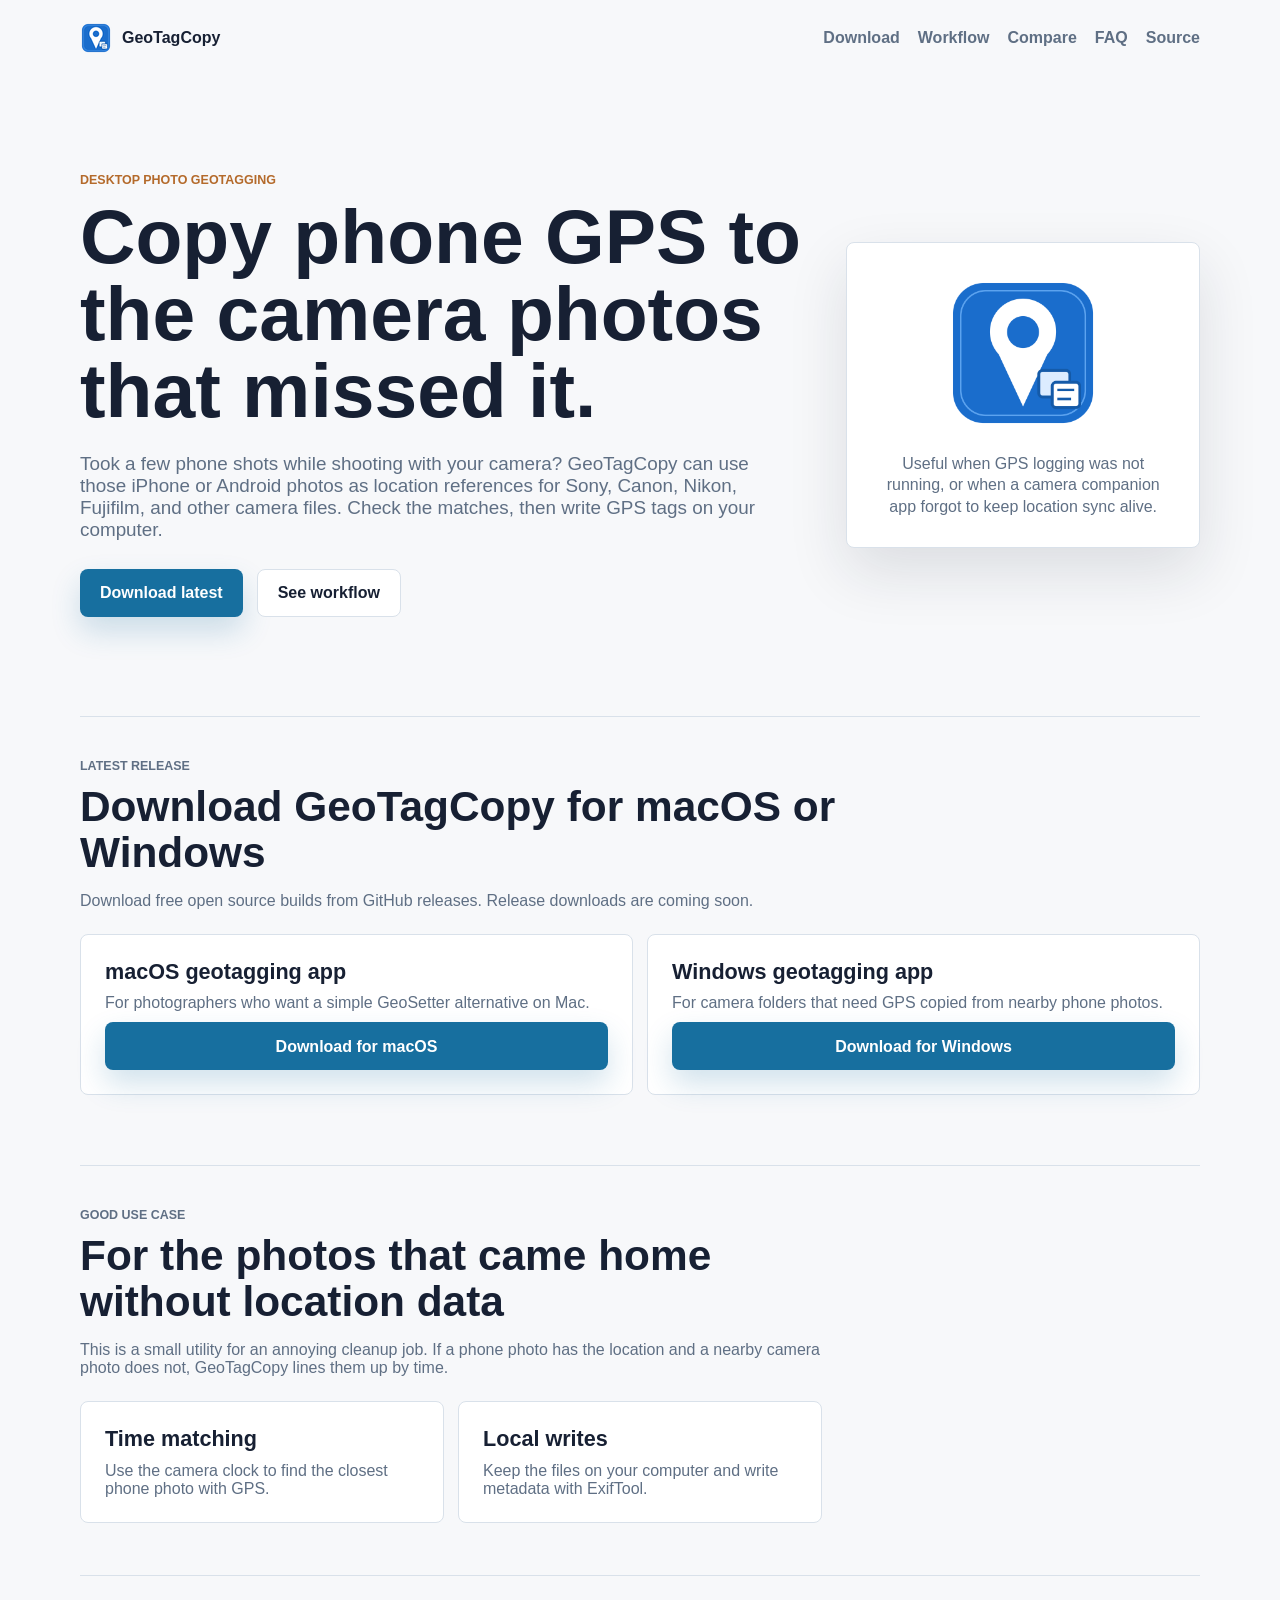
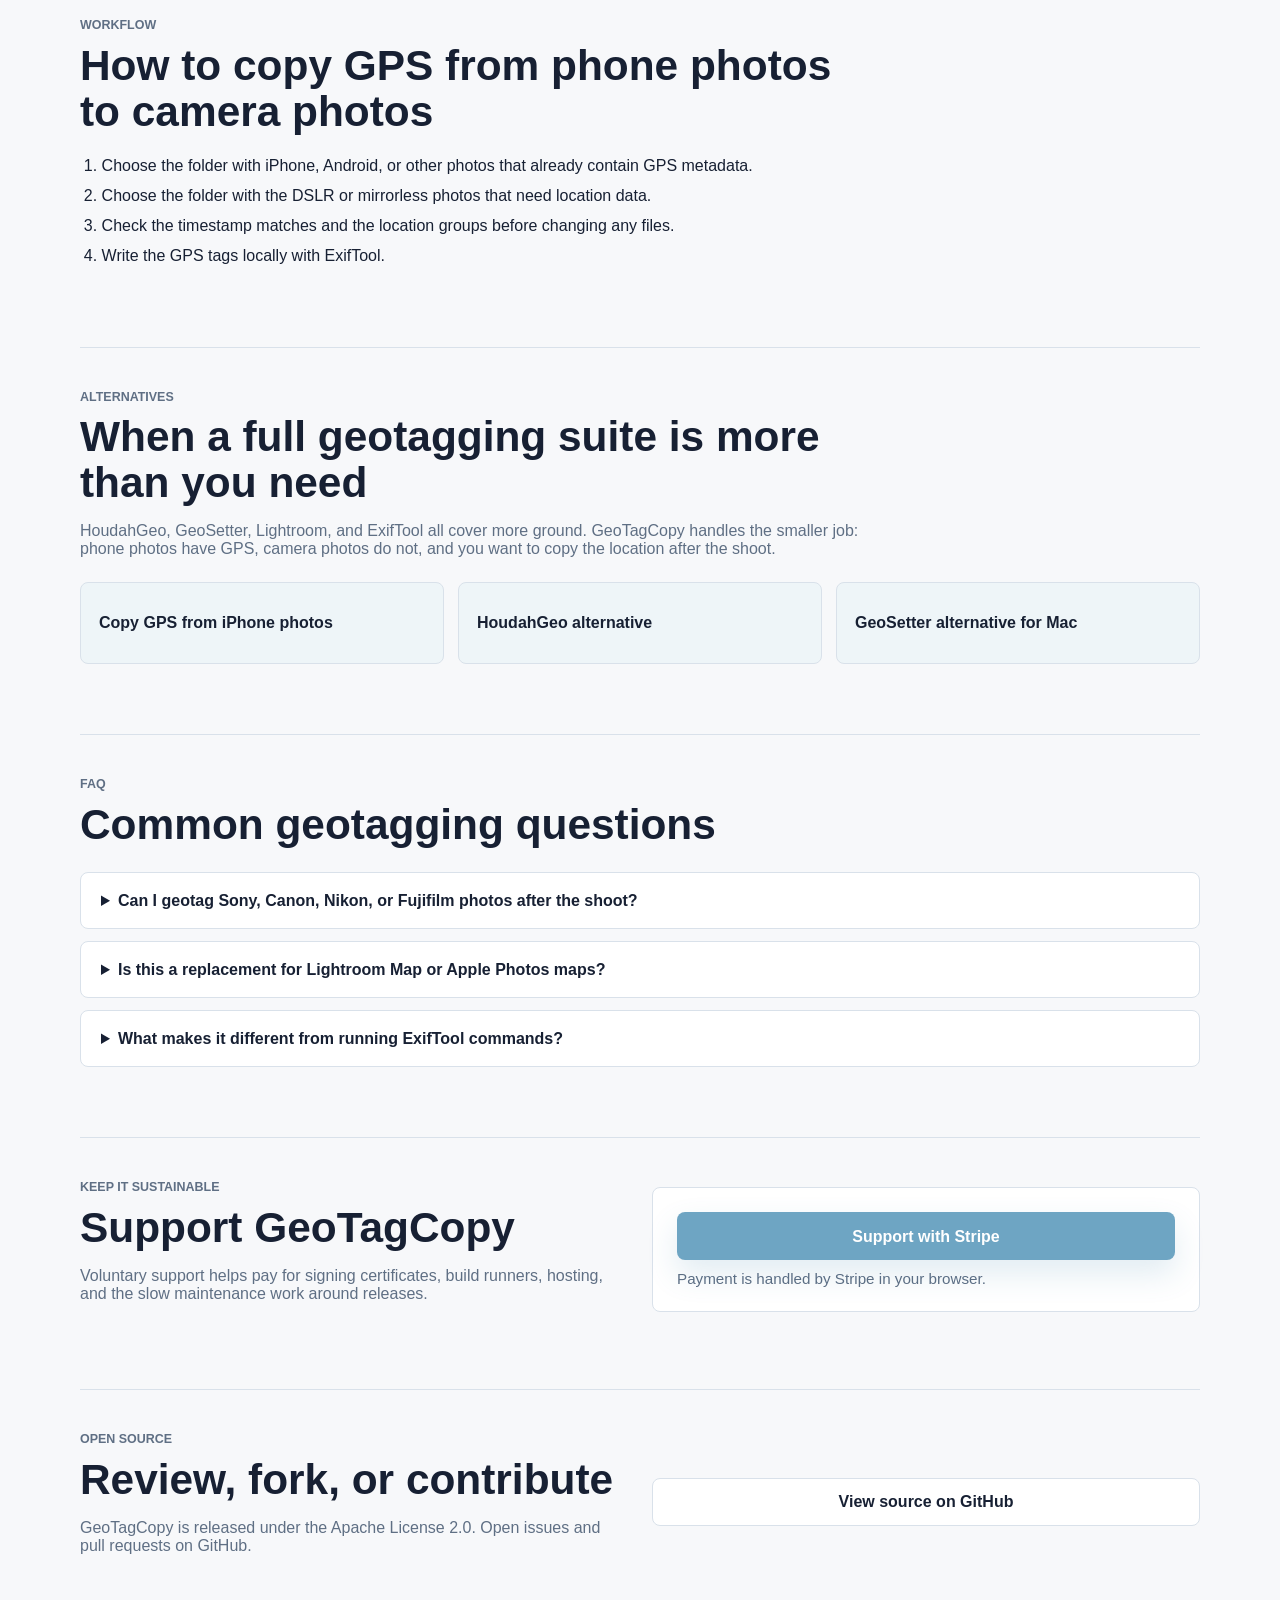
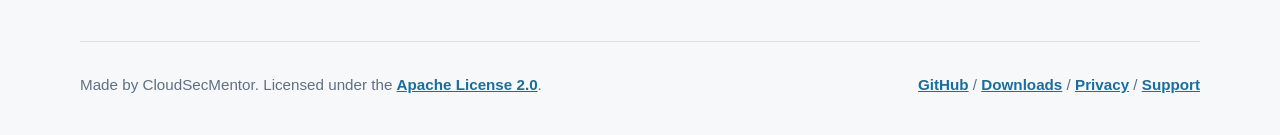
<file: site/index.html>
<!doctype html>
<html lang="en">
  <head>
    <meta charset="utf-8">
    <meta name="viewport" content="width=device-width, initial-scale=1">
    <title>GeoTagCopy - Copy GPS from Phone Photos to Camera Photos</title>
    <meta
      name="description"
      content="GeoTagCopy copies GPS coordinates from geotagged iPhone or Android photos to camera photos that missed location data. It matches by time and writes locally with ExifTool."
    >
    <link rel="canonical" href="__SITE_URL__/">
    <meta property="og:title" content="GeoTagCopy - Copy GPS from Phone Photos to Camera Photos">
    <meta
      property="og:description"
      content="Use phone photos as location references for Sony, Canon, Nikon, Fujifilm, and other camera photos. Check the matches before writing GPS metadata."
    >
    <meta property="og:type" content="website">
    <meta property="og:url" content="__SITE_URL__/">
    <meta property="og:image" content="__SITE_URL__/assets/icon.png">
    <meta name="twitter:card" content="summary">
    <meta name="twitter:title" content="GeoTagCopy - Copy GPS from Phone Photos to Camera Photos">
    <meta
      name="twitter:description"
      content="Copy location from phone photos to camera files that came home without GPS."
    >
    <meta name="twitter:image" content="__SITE_URL__/assets/icon.png">
    <link rel="icon" href="assets/favicon.ico">
    <link rel="apple-touch-icon" href="assets/icon.png">
    <link rel="stylesheet" href="styles.css">
    <script src="config.js" defer></script>
    <script src="app.js" defer></script>
    <script type="application/ld+json">
      {
        "@context": "https://schema.org",
        "@type": "SoftwareApplication",
        "name": "GeoTagCopy",
        "applicationCategory": "MultimediaApplication",
        "operatingSystem": "macOS, Windows",
        "description": "Local desktop app for copying GPS coordinates from geotagged phone photos to camera photos that missed location data.",
        "url": "__SITE_URL__/",
        "downloadUrl": "__SITE_URL__/#download",
        "image": "__SITE_URL__/assets/icon.png",
        "codeRepository": "https://github.com/cloudsecmentor/geotagcopy",
        "license": "https://github.com/cloudsecmentor/geotagcopy/blob/main/LICENSE",
        "offers": {
          "@type": "Offer",
          "price": "0",
          "priceCurrency": "USD"
        }
      }
    </script>
    <script type="application/ld+json">
      {
        "@context": "https://schema.org",
        "@type": "FAQPage",
        "mainEntity": [
          {
            "@type": "Question",
            "name": "Can GeoTagCopy copy GPS from iPhone photos to camera photos?",
            "acceptedAnswer": {
              "@type": "Answer",
              "text": "Yes. GeoTagCopy uses geotagged iPhone or Android photos as reference images, matches nearby camera photos by timestamp, and writes GPS coordinates after you check the matches."
            }
          },
          {
            "@type": "Question",
            "name": "Do I need a GPX tracklog?",
            "acceptedAnswer": {
              "@type": "Answer",
              "text": "No. GeoTagCopy is for cases where your phone photos already contain the location metadata you need."
            }
          },
          {
            "@type": "Question",
            "name": "Does GeoTagCopy upload my photos?",
            "acceptedAnswer": {
              "@type": "Answer",
              "text": "No. GeoTagCopy runs locally on your desktop and writes metadata with ExifTool."
            }
          }
        ]
      }
    </script>
  </head>
  <body>
    <header class="site-header">
      <a class="brand" href="#top" aria-label="GeoTagCopy home">
        <img src="assets/favicon-32.png" width="32" height="32" alt="">
        <span>GeoTagCopy</span>
      </a>
      <nav aria-label="Primary navigation">
        <a href="#download">Download</a>
        <a href="#workflow">Workflow</a>
        <a href="#compare">Compare</a>
        <a href="#faq">FAQ</a>
        <a data-repo-link href="https://github.com/cloudsecmentor/geotagcopy">Source</a>
      </nav>
    </header>

    <main id="top">
      <section class="hero" aria-labelledby="hero-title">
        <div class="hero-copy">
          <p class="eyebrow">Desktop photo geotagging</p>
          <h1 id="hero-title">Copy phone GPS to the camera photos that missed it.</h1>
          <p class="hero-text">
            Took a few phone shots while shooting with your camera? GeoTagCopy
            can use those iPhone or Android photos as location references for
            Sony, Canon, Nikon, Fujifilm, and other camera files. Check the
            matches, then write GPS tags on your computer.
          </p>
          <div class="hero-actions">
            <a class="button primary" href="#download">Download latest</a>
            <a class="button secondary" href="#workflow">See workflow</a>
          </div>
        </div>
        <figure class="hero-visual" aria-label="GeoTagCopy reference photo workflow">
          <img class="app-icon" src="assets/icon.png" width="160" height="160" alt="GeoTagCopy map pin icon">
          <figcaption>
            Useful when GPS logging was not running, or when a camera companion
            app forgot to keep location sync alive.
          </figcaption>
        </figure>
      </section>

      <section id="download" class="section" aria-labelledby="download-title">
        <div class="section-heading">
          <p class="eyebrow">Latest release</p>
          <h2 id="download-title">Download GeoTagCopy for macOS or Windows</h2>
          <p>
            Download free open source builds from GitHub releases.
            <span id="latest-version">Checking latest version...</span>
          </p>
        </div>
        <div class="download-grid">
          <article class="download-card">
            <h3>macOS geotagging app</h3>
            <p>For photographers who want a simple GeoSetter alternative on Mac.</p>
            <a id="download-macos" class="button primary" href="https://github.com/cloudsecmentor/geotagcopy/releases/latest">
              Download for macOS
            </a>
          </article>
          <article class="download-card">
            <h3>Windows geotagging app</h3>
            <p>For camera folders that need GPS copied from nearby phone photos.</p>
            <a id="download-windows" class="button primary" href="https://github.com/cloudsecmentor/geotagcopy/releases/latest">
              Download for Windows
            </a>
          </article>
        </div>
      </section>

      <section class="section compact" aria-labelledby="fit-title">
        <div class="section-heading">
          <p class="eyebrow">Good use case</p>
          <h2 id="fit-title">For the photos that came home without location data</h2>
          <p>
            This is a small utility for an annoying cleanup job. If a phone
            photo has the location and a nearby camera photo does not,
            GeoTagCopy lines them up by time.
          </p>
        </div>
        <div class="feature-grid">
          <article>
            <h3>Time matching</h3>
            <p>Use the camera clock to find the closest phone photo with GPS.</p>
          </article>
          <article>
            <h3>Local writes</h3>
            <p>Keep the files on your computer and write metadata with ExifTool.</p>
          </article>
        </div>
      </section>

      <section id="workflow" class="section" aria-labelledby="workflow-title">
        <div class="section-heading">
          <p class="eyebrow">Workflow</p>
          <h2 id="workflow-title">How to copy GPS from phone photos to camera photos</h2>
        </div>
        <ol class="steps">
          <li>
            Choose the folder with iPhone, Android, or other photos that already
            contain GPS metadata.
          </li>
          <li>
            Choose the folder with the DSLR or mirrorless photos that need
            location data.
          </li>
          <li>
            Check the timestamp matches and the location groups before changing
            any files.
          </li>
          <li>
            Write the GPS tags locally with ExifTool.
          </li>
        </ol>
      </section>

      <section id="compare" class="section" aria-labelledby="compare-title">
        <div class="section-heading">
          <p class="eyebrow">Alternatives</p>
          <h2 id="compare-title">When a full geotagging suite is more than you need</h2>
          <p>
            HoudahGeo, GeoSetter, Lightroom, and ExifTool all cover more ground.
            GeoTagCopy handles the smaller job: phone photos have GPS, camera
            photos do not, and you want to copy the location after the shoot.
          </p>
        </div>
        <div class="link-grid">
          <a href="copy-gps-from-iphone-photos.html">
            Copy GPS from iPhone photos
          </a>
          <a href="houdahgeo-alternative.html">
            HoudahGeo alternative
          </a>
          <a href="geosetter-alternative-for-mac.html">
            GeoSetter alternative for Mac
          </a>
        </div>
      </section>

      <section id="faq" class="section" aria-labelledby="faq-title">
        <div class="section-heading">
          <p class="eyebrow">FAQ</p>
          <h2 id="faq-title">Common geotagging questions</h2>
        </div>
        <div class="faq-list">
          <details>
            <summary>Can I geotag Sony, Canon, Nikon, or Fujifilm photos after the shoot?</summary>
            <p>
              Yes, as long as you have phone photos with GPS metadata from the
              same timeframe. GeoTagCopy uses those files as location references.
            </p>
          </details>
          <details>
            <summary>Is this a replacement for Lightroom Map or Apple Photos maps?</summary>
            <p>
              No. GeoTagCopy writes GPS coordinates first. Lightroom and Photos
              can then use that metadata for maps and filtering.
            </p>
          </details>
          <details>
            <summary>What makes it different from running ExifTool commands?</summary>
            <p>
              ExifTool still writes the metadata. GeoTagCopy gives you a desktop
              screen for checking the matches before you change files.
            </p>
          </details>
        </div>
      </section>

      <section id="donate" class="section split" aria-labelledby="donate-title">
        <div>
          <p class="eyebrow">Keep it sustainable</p>
          <h2 id="donate-title">Support GeoTagCopy</h2>
          <p>
            Voluntary support helps pay for signing certificates, build
            runners, hosting, and the slow maintenance work around releases.
          </p>
        </div>
        <div class="donate-box">
          <a id="donate-link" class="button primary" href="#" aria-disabled="true">
            Support with Stripe
          </a>
          <p id="donate-note">
            Payment is handled by Stripe in your browser.
          </p>
        </div>
      </section>

      <section class="section source-panel" aria-labelledby="source-title">
        <div>
          <p class="eyebrow">Open source</p>
          <h2 id="source-title">Review, fork, or contribute</h2>
          <p>
            GeoTagCopy is released under the Apache License 2.0. Open issues
            and pull requests on GitHub.
          </p>
        </div>
        <a class="button secondary" data-repo-link href="https://github.com/cloudsecmentor/geotagcopy">
          View source on GitHub
        </a>
      </section>
    </main>

    <footer class="site-footer">
      <p>
        Made by CloudSecMentor. Licensed under the
        <a href="https://github.com/cloudsecmentor/geotagcopy/blob/main/LICENSE">Apache License 2.0</a>.
      </p>
      <p>
        <a data-repo-link href="https://github.com/cloudsecmentor/geotagcopy">GitHub</a>
        <span aria-hidden="true">/</span>
        <a href="#download">Downloads</a>
        <span aria-hidden="true">/</span>
        <a href="https://github.com/cloudsecmentor/geotagcopy/blob/main/PRIVACY.md">Privacy</a>
        <span aria-hidden="true">/</span>
        <a href="#donate">Support</a>
      </p>
    </footer>
  </body>
</html>
</file>
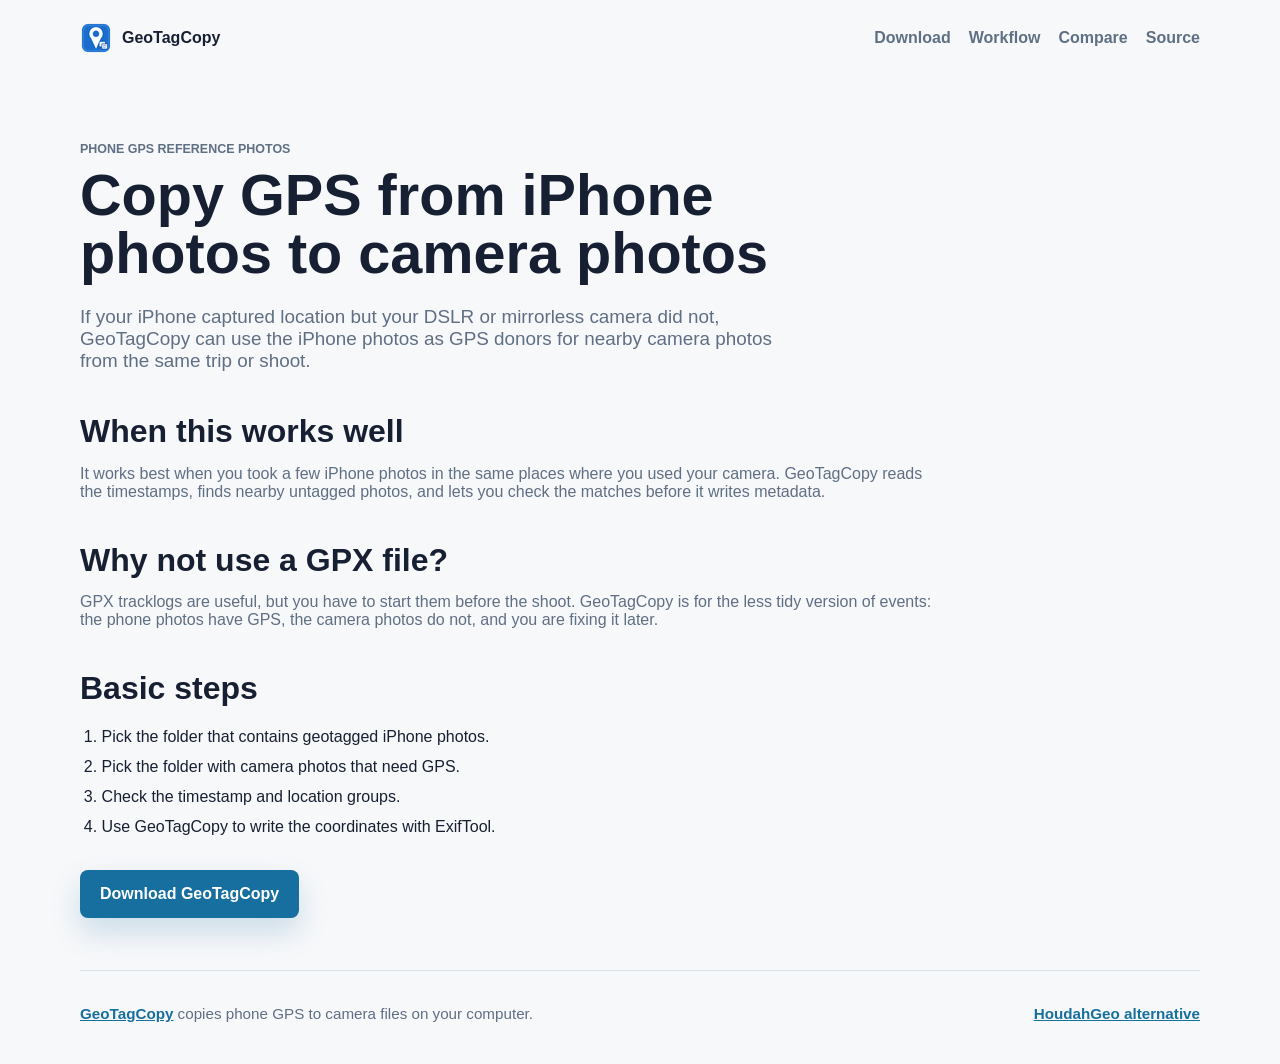
<file: site/copy-gps-from-iphone-photos.html>
<!doctype html>
<html lang="en">
  <head>
    <meta charset="utf-8">
    <meta name="viewport" content="width=device-width, initial-scale=1">
    <title>Copy GPS from iPhone Photos to Camera Photos - GeoTagCopy</title>
    <meta
      name="description"
      content="Use GeoTagCopy to copy GPS coordinates from geotagged iPhone photos to DSLR or mirrorless camera photos that missed location data."
    >
    <link rel="canonical" href="__SITE_URL__/copy-gps-from-iphone-photos.html">
    <meta property="og:title" content="Copy GPS from iPhone Photos to Camera Photos">
    <meta
      property="og:description"
      content="Use iPhone photos as GPS reference images for camera files that came back untagged."
    >
    <meta property="og:type" content="article">
    <meta property="og:url" content="__SITE_URL__/copy-gps-from-iphone-photos.html">
    <meta property="og:image" content="__SITE_URL__/assets/icon.png">
    <link rel="icon" href="assets/favicon.ico">
    <link rel="apple-touch-icon" href="assets/icon.png">
    <link rel="stylesheet" href="styles.css">
  </head>
  <body>
    <header class="site-header">
      <a class="brand" href="index.html" aria-label="GeoTagCopy home">
        <img src="assets/favicon-32.png" width="32" height="32" alt="">
        <span>GeoTagCopy</span>
      </a>
      <nav aria-label="Primary navigation">
        <a href="index.html#download">Download</a>
        <a href="index.html#workflow">Workflow</a>
        <a href="index.html#compare">Compare</a>
        <a href="https://github.com/cloudsecmentor/geotagcopy">Source</a>
      </nav>
    </header>

    <main>
      <article class="content-page">
        <p class="eyebrow">Phone GPS reference photos</p>
        <h1>Copy GPS from iPhone photos to camera photos</h1>
        <p class="lead">
          If your iPhone captured location but your DSLR or mirrorless camera did
          not, GeoTagCopy can use the iPhone photos as GPS donors for nearby
          camera photos from the same trip or shoot.
        </p>

        <h2>When this works well</h2>
        <p>
          It works best when you took a few iPhone photos in the same places
          where you used your camera. GeoTagCopy reads the timestamps, finds
          nearby untagged photos, and lets you check the matches before it writes
          metadata.
        </p>

        <h2>Why not use a GPX file?</h2>
        <p>
          GPX tracklogs are useful, but you have to start them before the shoot.
          GeoTagCopy is for the less tidy version of events: the phone photos
          have GPS, the camera photos do not, and you are fixing it later.
        </p>

        <h2>Basic steps</h2>
        <ol class="steps">
          <li>Pick the folder that contains geotagged iPhone photos.</li>
          <li>Pick the folder with camera photos that need GPS.</li>
          <li>Check the timestamp and location groups.</li>
          <li>Use GeoTagCopy to write the coordinates with ExifTool.</li>
        </ol>

        <p class="page-cta">
          <a class="button primary" href="index.html#download">Download GeoTagCopy</a>
        </p>
      </article>
    </main>

    <footer class="site-footer">
      <p><a href="index.html">GeoTagCopy</a> copies phone GPS to camera files on your computer.</p>
      <p><a href="houdahgeo-alternative.html">HoudahGeo alternative</a></p>
    </footer>
  </body>
</html>
</file>
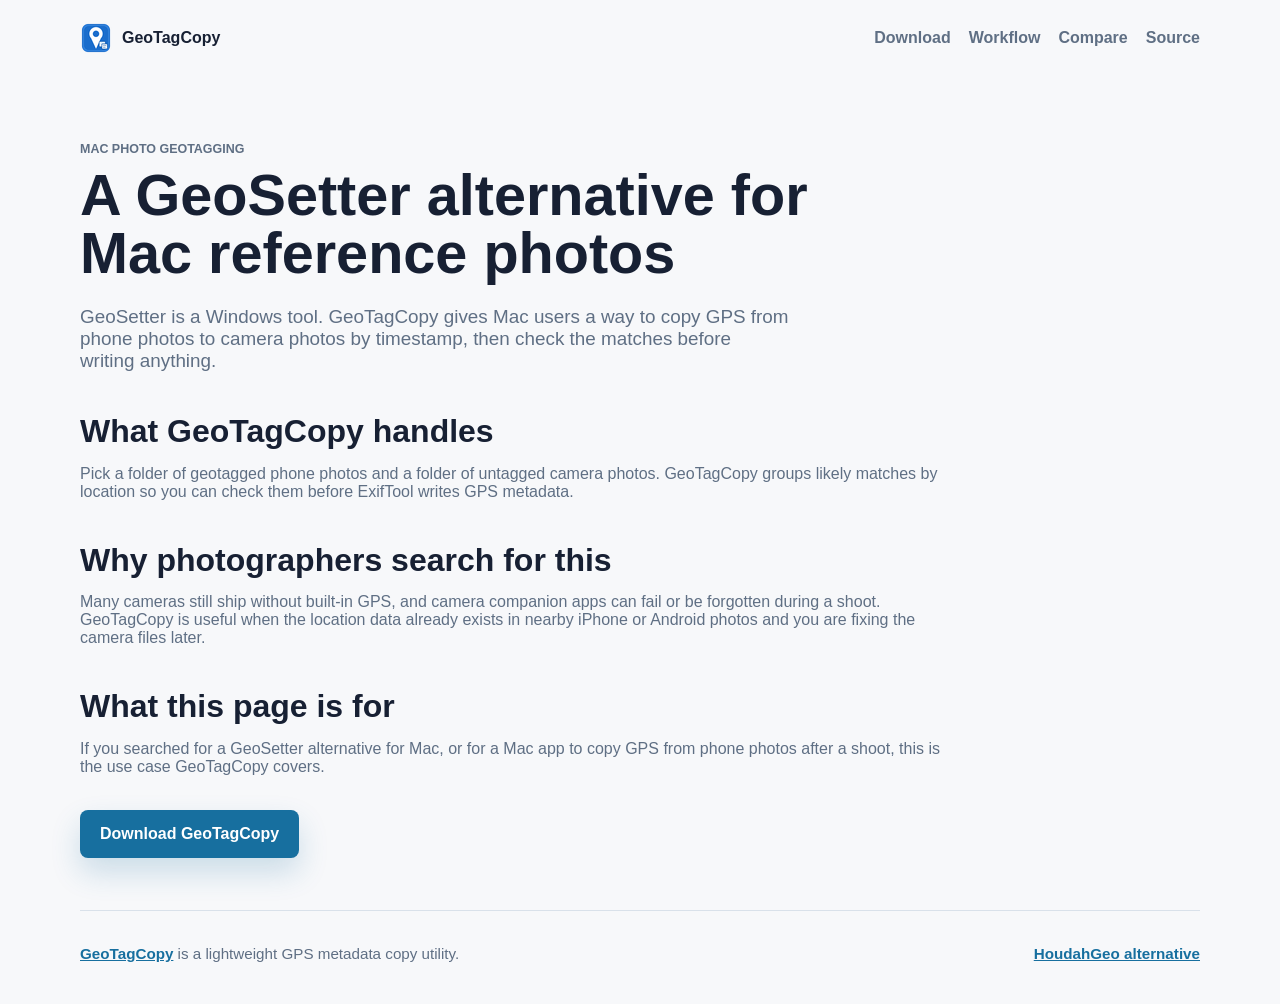
<file: site/geosetter-alternative-for-mac.html>
<!doctype html>
<html lang="en">
  <head>
    <meta charset="utf-8">
    <meta name="viewport" content="width=device-width, initial-scale=1">
    <title>GeoSetter Alternative for Mac - GeoTagCopy</title>
    <meta
      name="description"
      content="Looking for a GeoSetter alternative for Mac? GeoTagCopy copies GPS from geotagged phone photos to camera photos that need location data."
    >
    <link rel="canonical" href="__SITE_URL__/geosetter-alternative-for-mac.html">
    <meta property="og:title" content="GeoSetter Alternative for Mac">
    <meta
      property="og:description"
      content="Copy phone GPS to camera photos on macOS without writing ExifTool commands by hand."
    >
    <meta property="og:type" content="article">
    <meta property="og:url" content="__SITE_URL__/geosetter-alternative-for-mac.html">
    <meta property="og:image" content="__SITE_URL__/assets/icon.png">
    <link rel="icon" href="assets/favicon.ico">
    <link rel="apple-touch-icon" href="assets/icon.png">
    <link rel="stylesheet" href="styles.css">
  </head>
  <body>
    <header class="site-header">
      <a class="brand" href="index.html" aria-label="GeoTagCopy home">
        <img src="assets/favicon-32.png" width="32" height="32" alt="">
        <span>GeoTagCopy</span>
      </a>
      <nav aria-label="Primary navigation">
        <a href="index.html#download">Download</a>
        <a href="index.html#workflow">Workflow</a>
        <a href="index.html#compare">Compare</a>
        <a href="https://github.com/cloudsecmentor/geotagcopy">Source</a>
      </nav>
    </header>

    <main>
      <article class="content-page">
        <p class="eyebrow">Mac photo geotagging</p>
        <h1>A GeoSetter alternative for Mac reference photos</h1>
        <p class="lead">
          GeoSetter is a Windows tool. GeoTagCopy gives Mac users a way to copy
          GPS from phone photos to camera photos by timestamp, then check the
          matches before writing anything.
        </p>

        <h2>What GeoTagCopy handles</h2>
        <p>
          Pick a folder of geotagged phone photos and a folder of untagged camera
          photos. GeoTagCopy groups likely matches by location so you can check
          them before ExifTool writes GPS metadata.
        </p>

        <h2>Why photographers search for this</h2>
        <p>
          Many cameras still ship without built-in GPS, and camera companion
          apps can fail or be forgotten during a shoot. GeoTagCopy is useful
          when the location data already exists in nearby iPhone or Android
          photos and you are fixing the camera files later.
        </p>

        <h2>What this page is for</h2>
        <p>
          If you searched for a GeoSetter alternative for Mac, or for a Mac app
          to copy GPS from phone photos after a shoot, this is the use case
          GeoTagCopy covers.
        </p>

        <p class="page-cta">
          <a class="button primary" href="index.html#download">Download GeoTagCopy</a>
        </p>
      </article>
    </main>

    <footer class="site-footer">
      <p><a href="index.html">GeoTagCopy</a> is a lightweight GPS metadata copy utility.</p>
      <p><a href="houdahgeo-alternative.html">HoudahGeo alternative</a></p>
    </footer>
  </body>
</html>
</file>
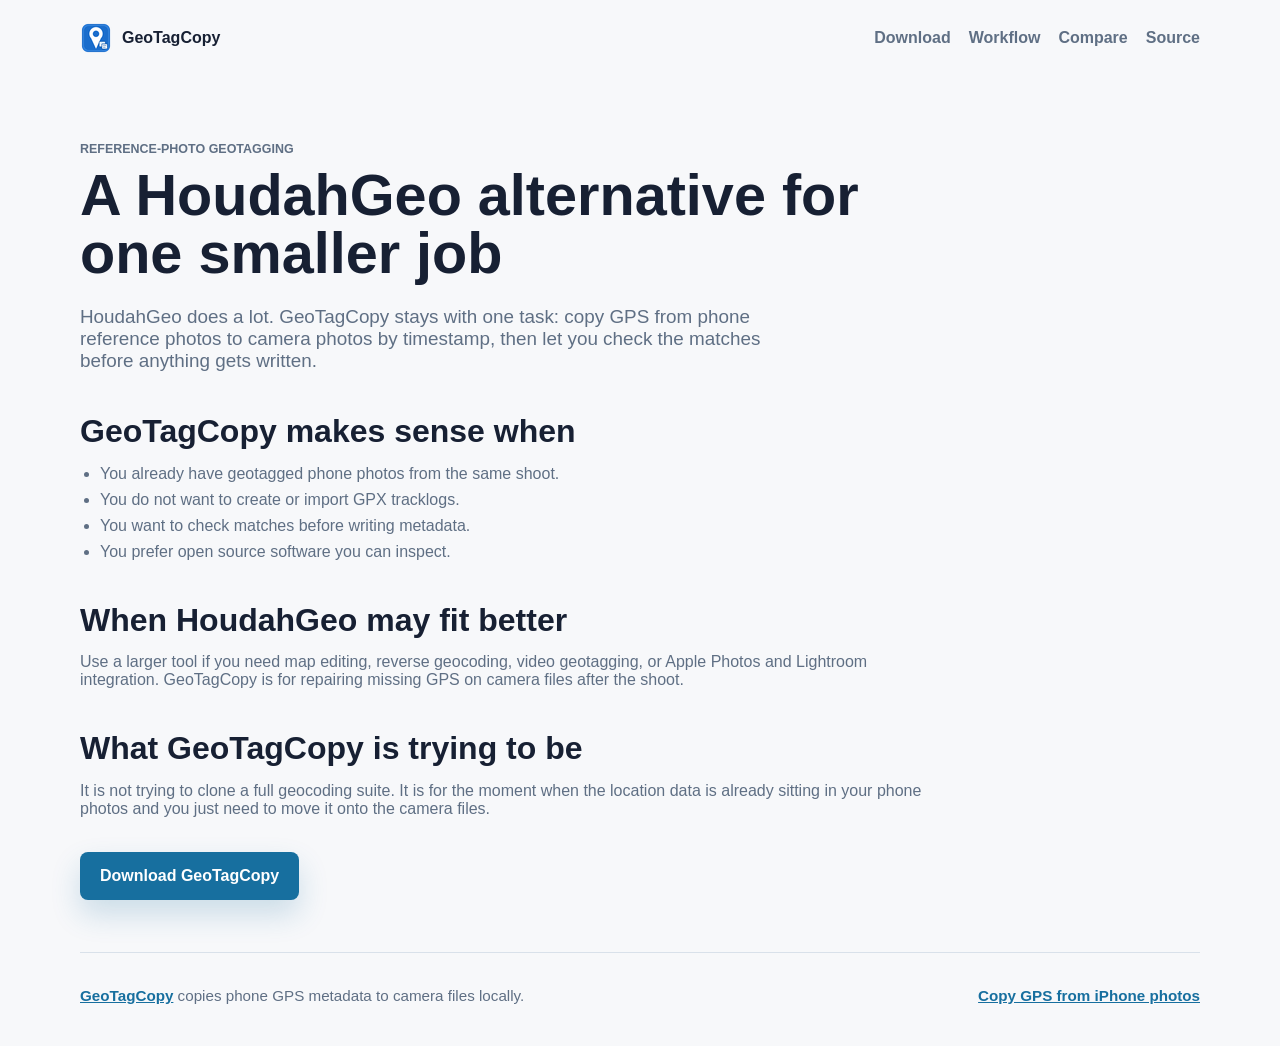
<file: site/houdahgeo-alternative.html>
<!doctype html>
<html lang="en">
  <head>
    <meta charset="utf-8">
    <meta name="viewport" content="width=device-width, initial-scale=1">
    <title>HoudahGeo Alternative for Reference Photo Geotagging - GeoTagCopy</title>
    <meta
      name="description"
      content="GeoTagCopy is a HoudahGeo alternative for photographers who only need to copy GPS from phone reference photos to camera photos."
    >
    <link rel="canonical" href="__SITE_URL__/houdahgeo-alternative.html">
    <meta property="og:title" content="HoudahGeo Alternative for Reference Photo Geotagging">
    <meta
      property="og:description"
      content="A smaller local option when the job is copying phone GPS to camera photos by timestamp."
    >
    <meta property="og:type" content="article">
    <meta property="og:url" content="__SITE_URL__/houdahgeo-alternative.html">
    <meta property="og:image" content="__SITE_URL__/assets/icon.png">
    <link rel="icon" href="assets/favicon.ico">
    <link rel="apple-touch-icon" href="assets/icon.png">
    <link rel="stylesheet" href="styles.css">
  </head>
  <body>
    <header class="site-header">
      <a class="brand" href="index.html" aria-label="GeoTagCopy home">
        <img src="assets/favicon-32.png" width="32" height="32" alt="">
        <span>GeoTagCopy</span>
      </a>
      <nav aria-label="Primary navigation">
        <a href="index.html#download">Download</a>
        <a href="index.html#workflow">Workflow</a>
        <a href="index.html#compare">Compare</a>
        <a href="https://github.com/cloudsecmentor/geotagcopy">Source</a>
      </nav>
    </header>

    <main>
      <article class="content-page">
        <p class="eyebrow">Reference-photo geotagging</p>
        <h1>A HoudahGeo alternative for one smaller job</h1>
        <p class="lead">
          HoudahGeo does a lot. GeoTagCopy stays with one task: copy GPS from
          phone reference photos to camera photos by timestamp, then let you
          check the matches before anything gets written.
        </p>

        <h2>GeoTagCopy makes sense when</h2>
        <ul class="plain-list">
          <li>You already have geotagged phone photos from the same shoot.</li>
          <li>You do not want to create or import GPX tracklogs.</li>
          <li>You want to check matches before writing metadata.</li>
          <li>You prefer open source software you can inspect.</li>
        </ul>

        <h2>When HoudahGeo may fit better</h2>
        <p>
          Use a larger tool if you need map editing, reverse geocoding, video
          geotagging, or Apple Photos and Lightroom integration. GeoTagCopy is
          for repairing missing GPS on camera files after the shoot.
        </p>

        <h2>What GeoTagCopy is trying to be</h2>
        <p>
          It is not trying to clone a full geocoding suite. It is for the moment
          when the location data is already sitting in your phone photos and you
          just need to move it onto the camera files.
        </p>

        <p class="page-cta">
          <a class="button primary" href="index.html#download">Download GeoTagCopy</a>
        </p>
      </article>
    </main>

    <footer class="site-footer">
      <p><a href="index.html">GeoTagCopy</a> copies phone GPS metadata to camera files locally.</p>
      <p><a href="copy-gps-from-iphone-photos.html">Copy GPS from iPhone photos</a></p>
    </footer>
  </body>
</html>
</file>
<file: site/styles.css>
:root {
  color-scheme: light;
  --color-bg: #f7f8fa;
  --color-panel: #ffffff;
  --color-fg: #172033;
  --color-muted: #5f6f84;
  --color-accent: #176f9f;
  --color-accent-dark: #105375;
  --color-warm: #b46a2b;
  --color-border: #d9e1ea;
  --color-soft: #eef5f8;
  --color-shadow: rgba(23, 32, 51, 0.12);
  --radius: 8px;
  --content-width: 1120px;
  font-family:
    -apple-system, BlinkMacSystemFont, "Segoe UI", Inter, Roboto,
    "Helvetica Neue", Arial, sans-serif;
}

* {
  box-sizing: border-box;
}

html {
  scroll-behavior: smooth;
}

body {
  margin: 0;
  background: var(--color-bg);
  color: var(--color-fg);
  line-height: 1.6;
  -moz-osx-font-smoothing: grayscale;
  -webkit-font-smoothing: antialiased;
  text-rendering: optimizeLegibility;
}

body,
button,
input {
  font: inherit;
}

a {
  color: var(--color-accent);
}

a:focus-visible {
  outline: 3px solid var(--color-accent);
  outline-offset: 4px;
  border-radius: var(--radius);
}

.site-header,
main,
.site-footer {
  width: min(var(--content-width), calc(100% - 32px));
  margin-inline: auto;
}

.site-header {
  display: flex;
  align-items: center;
  justify-content: space-between;
  gap: 20px;
  padding: 22px 0;
}

.brand {
  display: inline-flex;
  align-items: center;
  gap: 10px;
  color: var(--color-fg);
  font-weight: 700;
  line-height: 1.2;
  text-decoration: none;
}

.brand img {
  border-radius: var(--radius);
}

nav {
  display: flex;
  align-items: center;
  flex-wrap: wrap;
  justify-content: flex-end;
  gap: 10px 18px;
}

nav a {
  color: var(--color-muted);
  font-weight: 700;
  line-height: 1.2;
  text-decoration: none;
}

nav a:hover {
  color: var(--color-accent);
}

.hero {
  display: grid;
  grid-template-columns: minmax(0, 1.35fr) minmax(300px, 0.65fr);
  gap: 32px;
  align-items: center;
  min-height: 68vh;
  padding: 64px 0 38px;
}

.hero-copy h1,
.content-page h1 {
  max-width: 820px;
  margin: 0;
  font-size: 4.8rem;
  line-height: 1;
  letter-spacing: 0;
}

.hero-text,
.lead {
  max-width: 710px;
  margin: 24px 0 0;
  color: var(--color-muted);
  font-size: 1.18rem;
}

.eyebrow {
  margin: 0 0 10px;
  color: var(--color-warm);
  font-size: 0.78rem;
  font-weight: 700;
  letter-spacing: 0;
  line-height: 1.2;
  text-transform: uppercase;
}

.hero-actions,
.download-grid,
.feature-grid,
.link-grid,
.source-panel {
  display: grid;
  gap: 14px;
}

.hero-actions {
  grid-template-columns: repeat(2, max-content);
  margin-top: 28px;
}

.button {
  display: inline-flex;
  align-items: center;
  justify-content: center;
  min-height: 48px;
  padding: 12px 20px;
  border-radius: var(--radius);
  font-weight: 700;
  line-height: 1.2;
  text-align: center;
  text-decoration: none;
}

.button.primary {
  background: var(--color-accent);
  color: #ffffff;
  box-shadow: 0 14px 30px rgba(23, 111, 159, 0.2);
}

.button.primary:hover {
  background: var(--color-accent-dark);
}

.button.secondary {
  border: 1px solid var(--color-border);
  background: #ffffff;
  color: var(--color-fg);
}

.button[aria-disabled="true"] {
  cursor: not-allowed;
  opacity: 0.62;
}

.hero-visual {
  display: grid;
  gap: 20px;
  justify-items: center;
  margin: 0;
  border: 1px solid var(--color-border);
  border-radius: var(--radius);
  background: var(--color-panel);
  box-shadow: 0 24px 60px var(--color-shadow);
  padding: 30px;
}

.hero-visual figcaption {
  margin: 0;
  color: var(--color-muted);
  line-height: 1.35;
  text-align: center;
}

.hero-visual strong {
  display: block;
  color: var(--color-fg);
}

.app-icon {
  width: 160px;
  height: 160px;
  border-radius: 32px;
}

.section {
  margin: 28px 0;
  padding: 42px 0;
  border-top: 1px solid var(--color-border);
}

.section.compact {
  padding-bottom: 24px;
}

.section-heading {
  max-width: 780px;
}

.section-heading h2,
.section h2,
.content-page h2 {
  margin: 0;
  font-size: 2.65rem;
  line-height: 1.08;
  letter-spacing: 0;
}

.section-heading p,
.section p,
.content-page p {
  color: var(--color-muted);
}

.download-grid,
.feature-grid,
.link-grid {
  grid-template-columns: repeat(3, minmax(0, 1fr));
  margin-top: 24px;
}

.download-grid {
  grid-template-columns: repeat(2, minmax(0, 1fr));
}

.download-card,
.feature-grid article,
.donate-box {
  display: grid;
  gap: 10px;
  border: 1px solid var(--color-border);
  border-radius: var(--radius);
  padding: 24px;
  background: var(--color-panel);
}

.download-card h3,
.feature-grid h3 {
  margin: 0;
  font-size: 1.35rem;
  font-weight: 700;
  line-height: 1.2;
}

.download-card p,
.feature-grid p {
  margin: 0;
}

.subtle-link {
  justify-self: center;
  color: var(--color-muted);
  font-weight: 700;
  text-decoration: none;
}

.subtle-link:hover {
  color: var(--color-accent);
}

.steps {
  margin: 22px 0 0;
  padding-left: 1.35rem;
}

.steps li {
  margin: 12px 0;
}

.steps strong {
  display: block;
  color: var(--color-fg);
}

.link-grid a {
  display: grid;
  align-items: center;
  min-height: 82px;
  border: 1px solid var(--color-border);
  border-radius: var(--radius);
  background: var(--color-soft);
  padding: 18px;
  color: var(--color-fg);
  font-weight: 700;
  line-height: 1.2;
  text-decoration: none;
}

.link-grid a:hover {
  border-color: var(--color-accent);
  color: var(--color-accent);
}

.faq-list {
  display: grid;
  gap: 12px;
  margin-top: 24px;
}

.faq-list details {
  border: 1px solid var(--color-border);
  border-radius: var(--radius);
  background: var(--color-panel);
  padding: 18px 20px;
}

.faq-list summary {
  cursor: pointer;
  color: var(--color-fg);
  font-weight: 700;
  line-height: 1.2;
}

.faq-list p {
  margin: 12px 0 0;
}

.split,
.source-panel {
  display: grid;
  grid-template-columns: repeat(2, minmax(0, 1fr));
  align-items: center;
  gap: 24px;
}

.donate-box p {
  margin: 0;
  font-size: 0.95rem;
}

.content-page {
  max-width: 860px;
  padding: 66px 0 36px;
}

.content-page h1 {
  font-size: 3.6rem;
}

.content-page h2 {
  margin-top: 42px;
  font-size: 2rem;
}

.plain-list {
  margin: 16px 0 0;
  padding-left: 1.25rem;
  color: var(--color-muted);
}

.plain-list li {
  margin: 8px 0;
}

.page-cta {
  margin-top: 34px;
}

.site-footer {
  display: flex;
  flex-direction: row;
  justify-content: space-between;
  gap: 18px;
  padding: 34px 0 42px;
  border-top: 1px solid var(--color-border);
  color: var(--color-muted);
  font-size: 0.95rem;
}

.site-footer p {
  margin: 0;
}

.site-footer a {
  font-weight: 700;
}

@media (max-width: 860px) {
  .hero,
  .download-grid,
  .feature-grid,
  .link-grid,
  .split,
  .source-panel {
    grid-template-columns: 1fr;
  }

  .hero {
    min-height: auto;
    padding-top: 42px;
  }

  .hero-actions {
    grid-template-columns: 1fr;
  }

  .hero-copy h1 {
    font-size: 3.1rem;
  }

  .content-page h1 {
    font-size: 2.65rem;
  }

  .section-heading h2,
  .section h2 {
    font-size: 2.15rem;
  }
}

@media (max-width: 719px) {
  .site-header {
    align-items: flex-start;
    flex-direction: column;
  }

  nav {
    justify-content: flex-start;
  }

  .hero-copy h1 {
    font-size: 2.65rem;
  }

  .hero-text,
  .lead {
    font-size: 1.05rem;
  }

  .site-footer {
    flex-direction: column;
  }
}

@media (prefers-color-scheme: dark) {
  :root {
    color-scheme: dark;
    --color-bg: #0f141a;
    --color-panel: #161d25;
    --color-fg: #edf3fb;
    --color-muted: #a8b4c4;
    --color-accent: #64b5db;
    --color-accent-dark: #9bd5ef;
    --color-warm: #e3a765;
    --color-border: #2b3542;
    --color-soft: #172530;
    --color-shadow: rgba(0, 0, 0, 0.42);
  }

  .button.primary {
    color: #07111d;
  }

  .button.secondary,
  .hero-visual,
  .download-card,
  .feature-grid article,
  .donate-box,
  .faq-list details {
    background: var(--color-panel);
  }
}
</file>
